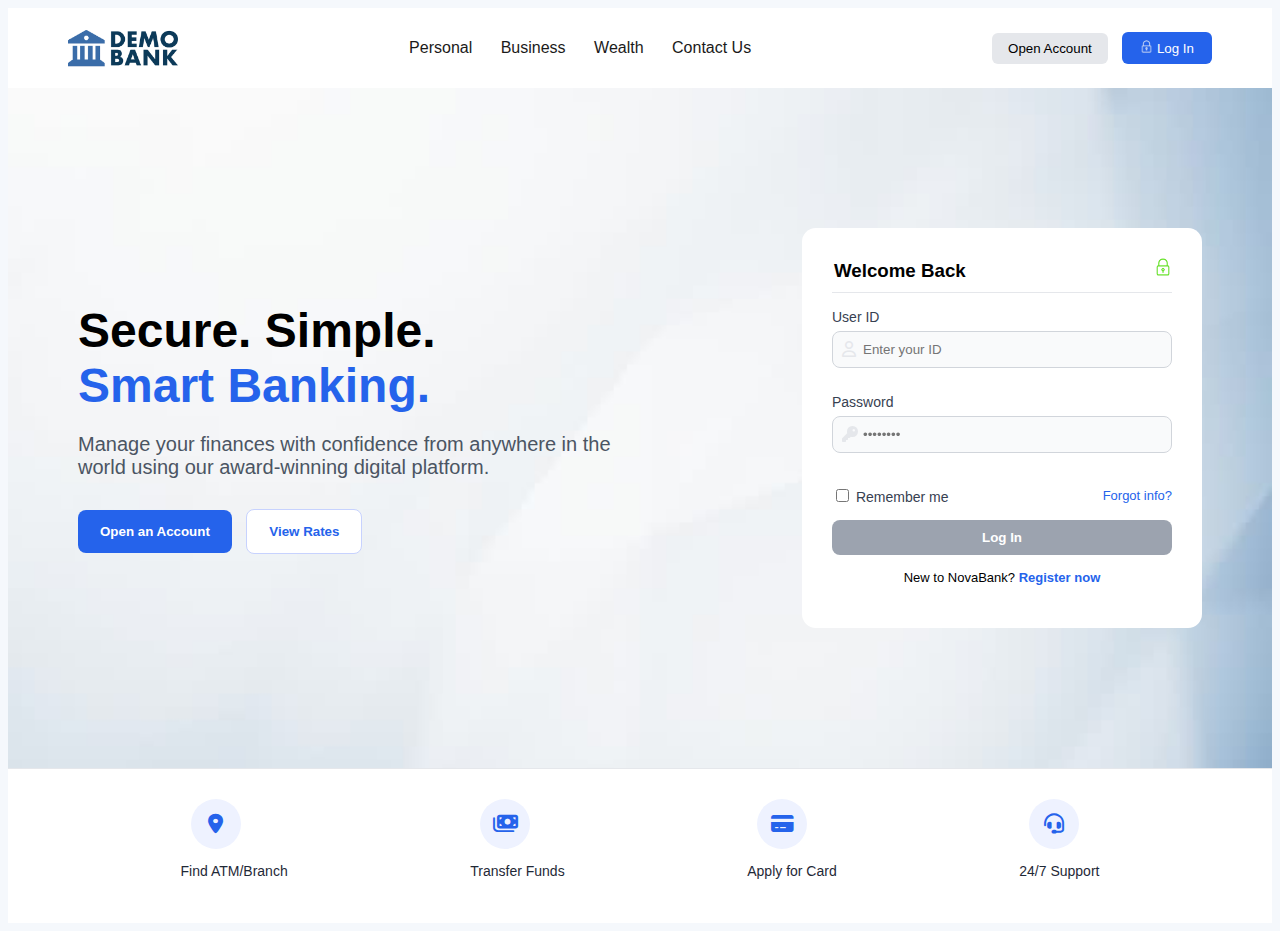
<file: index.html>
<!DOCTYPE html>
<html lang="en">
<head>
    <meta charset="UTF-8">
    <meta name="viewport" content="width=device-width, initial-scale=1.0">
    <title>NovaBank</title>
    <link rel="stylesheet" href="bank.css">
    <link rel="stylesheet" href="https://cdnjs.cloudflare.com/ajax/libs/font-awesome/6.5.1/css/all.min.css">
</head>
<body>
    <div class="navigation-bar">
        <img src="images/bank.png" alt="NovaBank Logo">

        <nav id="navigation">
            <a href="#">Personal</a>
            <a href="#">Business</a>
            <a href="#">Wealth</a>
            <a href="#">Contact Us</a>
        </nav>

        <div class="nav-buttons">
            <button id="b1">Open Account</button>
            <button id="b2"><img src="images/padlock2.png" alt="">  Log In</button>
        </div>
    </div>
    <div class="main">
        <div class="tagline">
            <p class="t1">Secure. Simple.</p>
            <p class="t2">Smart Banking.</p>
            <p class="t3">Manage your finances with confidence from anywhere in the world using our award-winning digital platform.</p>

            <div class="main-buttons">
                <button class="open-account">Open an Account</button>
                <button class="view-rates">View Rates</button>
            </div>
        </div>

        <div class="form-container">
            <form id="loginform">
                <div class="form-header">
                    <h3>Welcome Back</h3><img src="images/padlock1.png" alt="">
                </div>
                <hr>

                <label for="userid">User ID</label>
                <div class="input-container">
                    <i class="fa-regular fa-user"></i>
                    <input type="text" name="userid" id="userid" placeholder="Enter your ID" >
                </div>
                <small id="userError" class="error-msg"></small>

                <label for="password">Password</label>
                <div class="input-container">
                    <i class="fa-solid fa-key"></i>
                    <input type="password" name="password" id="password" placeholder="••••••••">
                </div>
                <small id="passError" class="error-msg"></small>
                <div class="strength-wrapper">
                    <div class="strength-bar" id="strengthBar"></div>
                    <small id="strengthText"></small>
                </div>


                <div class="form-options">
                    <label>
                        <input type="checkbox"> Remember me
                    </label>
                    <a href="#">Forgot info?</a>
                </div>

                <input type="submit" id="loginBtn" value="Log In" disabled>

                <p class="register">
                    New to NovaBank? <a href="#">Register now</a>
                </p>
            </form>
        </div>

    </div>
    <div class="footer">
        <div class="feature-box">
            <a href="#" class="feature-icon"><i class="fa-solid fa-location-dot" style="color: #2563eb;"></i></a>
            <p>Find ATM/Branch</p>
        </div>

        <div class="feature-box">
            <a href="#" class="feature-icon"><i class="fa-solid fa-money-bills" style="color: #2563eb;"></i></a>
            <p>Transfer Funds</p>
        </div>

        <div class="feature-box">
            <a href="#" class="feature-icon"><i class="fa-solid fa-credit-card" style="color: #2563eb;"></i></a>
            <p>Apply for Card</p>
        </div>

        <div class="feature-box">
            <a href="#" class="feature-icon"><i class="fa-solid fa-headset" style="color: #2563eb;"></i></a>
            <p>24/7 Support</p>
        </div>
    </div>
    <script src="bank.js"></script>
</body>
</html>
</file>
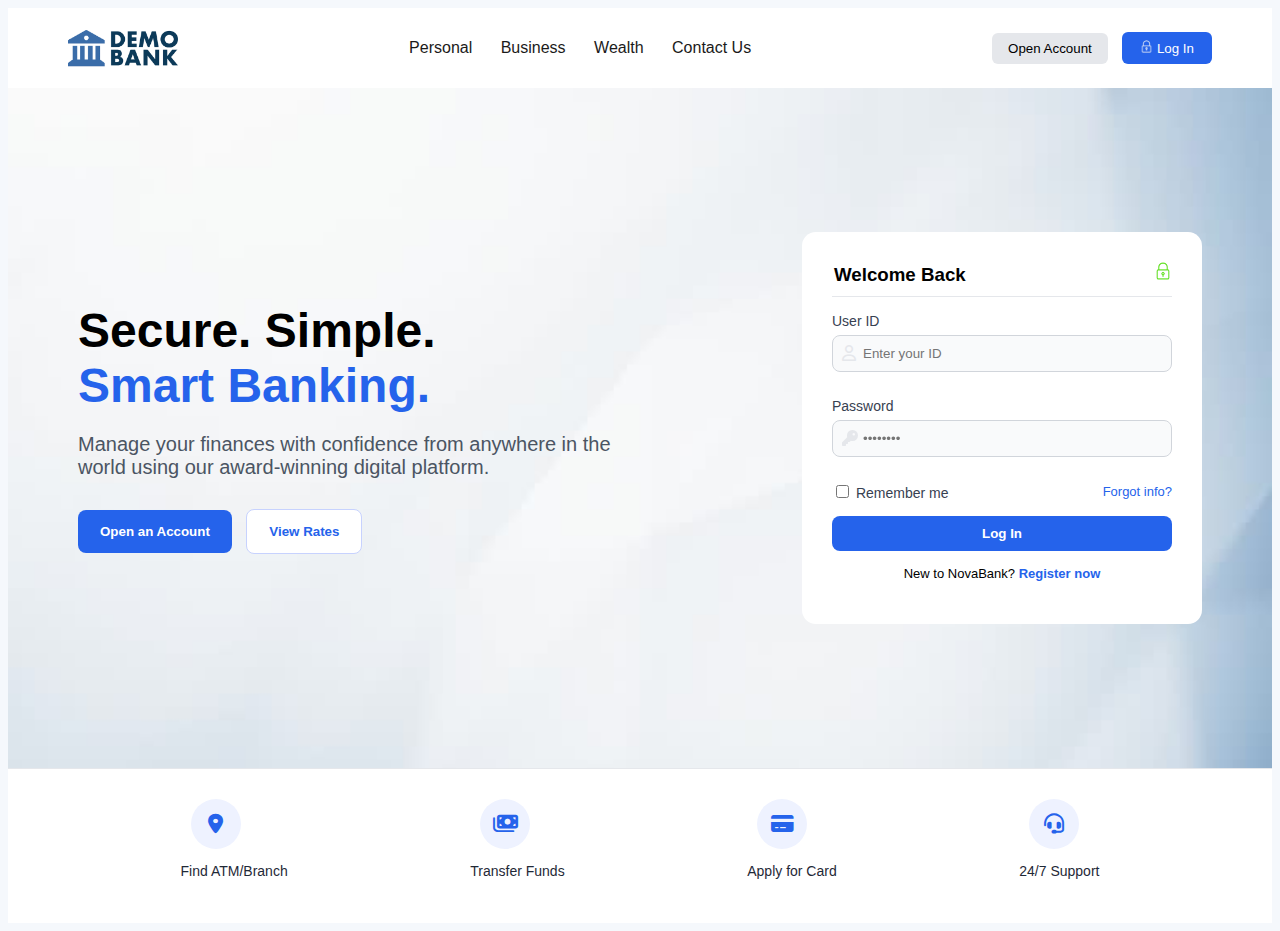
<file: bank.html>
<!DOCTYPE html>
<html lang="en">
<head>
    <meta charset="UTF-8">
    <meta name="viewport" content="width=device-width, initial-scale=1.0">
    <title>NovaBank</title>
    <link rel="stylesheet" href="bank.css">
    <link rel="stylesheet" href="https://cdnjs.cloudflare.com/ajax/libs/font-awesome/6.5.1/css/all.min.css">
</head>
<body>
    <div class="navigation-bar">
        <img src="images/bank.png" alt="NovaBank Logo">

        <nav id="navigation">
            <a href="#">Personal</a>
            <a href="#">Business</a>
            <a href="#">Wealth</a>
            <a href="#">Contact Us</a>
        </nav>

        <div class="nav-buttons">
            <button id="b1">Open Account</button>
            <button id="b2"><img src="images/padlock2.png" alt="">  Log In</button>
        </div>
    </div>
    <div class="main">
        <div class="tagline">
            <p class="t1">Secure. Simple.</p>
            <p class="t2">Smart Banking.</p>
            <p class="t3">Manage your finances with confidence from anywhere in the world using our award-winning digital platform.</p>

            <div class="main-buttons">
                <button class="open-account">Open an Account</button>
                <button class="view-rates">View Rates</button>
            </div>
        </div>

        <div class="form-container">
            <form action="#" method="post">
                <div class="form-header">
                    <h3>Welcome Back</h3><img src="images/padlock1.png" alt="">
                </div>
                <hr>

                <label for="userid">User ID</label>
                <div class="input-container">
                    <i class="fa-regular fa-user"></i>
                    <input type="text" name="userid" id="userid" placeholder="Enter your ID" >
                </div>

                <label for="password">Password</label>
                <div class="input-container">
                    <i class="fa-solid fa-key"></i>
                    <input type="password" name="password" id="password" placeholder="••••••••">
                </div>
                

                <div class="form-options">
                    <label>
                        <input type="checkbox"> Remember me
                    </label>
                    <a href="#">Forgot info?</a>
                </div>

                <input type="submit" value="Log In">

                <p class="register">
                    New to NovaBank? <a href="#">Register now</a>
                </p>
            </form>
        </div>

    </div>
    <div class="footer">
        <div class="feature-box">
            <a href="#" class="feature-icon"><i class="fa-solid fa-location-dot" style="color: #2563eb;"></i></a>
            <p>Find ATM/Branch</p>
        </div>

        <div class="feature-box">
            <a href="#" class="feature-icon"><i class="fa-solid fa-money-bills" style="color: #2563eb;"></i></a>
            <p>Transfer Funds</p>
        </div>

        <div class="feature-box">
            <a href="#" class="feature-icon"><i class="fa-solid fa-credit-card" style="color: #2563eb;"></i></a>
            <p>Apply for Card</p>
        </div>

        <div class="feature-box">
            <a href="#" class="feature-icon"><i class="fa-solid fa-headset" style="color: #2563eb;"></i></a>
            <p>24/7 Support</p>
        </div>
    </div>

</body>
</html>
</file>
<file: bank.css>
body {
    font-family: Arial, sans-serif;
    background: #f5f8fc;
}

.navigation-bar {
    display: flex;
    justify-content: space-between;
    align-items: center;
    padding: 20px 60px;
    background: white;
    position: sticky;
    top:0;
}

.navigation-bar img {
    height: 40px;
}

#navigation a {
    margin: 12px;
    text-decoration: none;
    color: #1b1a1a;
    font-weight: 500;
}

.nav-buttons button {
    margin-left: 10px;
}

#b1 {
    background: #e5e7eb;
    border: none;
    padding: 8px 16px;
    border-radius: 6px;
    cursor: pointer;
}

#b2 {
    background: #2563eb;
    border: none;
    color: white;
    padding: 8px 18px;
    border-radius: 6px;
    cursor: pointer;
}

#b2 img{
    height: 13px;
}
.main {
    display: flex;
    justify-content: space-between;
    align-items: center;
    padding: 90px 70px;
    background-image: url(images/background.jpg);
    background-size: cover;
    min-height: 500px;
}

.tagline {
    max-width: 540px;
}

.t1 {
    font-size: 48px;
    font-weight: bold;
    margin: 0;
}

.t2 {
    font-size: 48px;
    font-weight: bold;
    color: #2563eb;
    margin: 0;
}

.t3 {
    margin-top: 20px;
    font-size: 20px;
    color: #4b5563;
}

.main-buttons {
    margin-top: 30px;
}

.open-account {
    background: #2563eb;
    color: white;
    border: none;
    padding: 14px 22px;
    border-radius: 8px;
    font-weight: bold;
    cursor: pointer;
    margin-right: 10px;
}

.view-rates {
    background: white;
    color: #2563eb;
    border: 1px solid #c7d2fe;
    padding: 14px 22px;
    border-radius: 8px;
    font-weight: bold;
    cursor: pointer;
}

.form-container {
    width: 340px;
    background: white;
    padding: 30px;
    border-radius: 14px;
}

.form-header{
    display: flex;
    justify-content: space-between;
}
.form-header h3 {
    margin: 2px;
}

.form-container hr {
    border: none;
    border-top: 1px solid #e5e7eb;
    margin-bottom: 15px;
}

.form-header img{
    height: 18px;
}

label {
    font-size: 14px;
    color: #374151;
}

input[type="text"], input[type="password"] {
    width: 100%;
    padding: 10px 30px;
    margin-top: 5px;
    margin-bottom: 15px;
    border-radius: 8px;
    border: 1px solid #d1d5db;
    background: #f9fafb;
}

.form-options {
    display: flex;
    justify-content: space-between;
    align-items: center;
    font-size: 13px;
    margin-bottom: 15px;
}

.form-options a {
    color: #2563eb;
    text-decoration: none;
}

input[type="submit"] {
    width: 100%;
    padding: 10px;
    background: #2563eb;
    border: none;
    color: white;
    cursor: pointer;
    border-radius: 8px;
    font-weight: bold;
}

input[type="submit"]:hover {
    background: #1d4ed8;
}

input[type="submit"]:disabled {
    background: #9ca3af;
    cursor: not-allowed;
}

.register {
    text-align: center;
    font-size: 13px;
    margin-top: 15px;
}

.register a {
    color: #2563eb;
    text-decoration: none;
    font-weight: bold;
}

.footer {
    display: flex;
    justify-content: space-evenly;
    background: white;
    border-top: 1px solid #e5e7eb;
}

.feature-box {
    text-align: center;
    padding: 30px 10px;
}

.feature-icon {
    width: 50px;
    height: 50px;
    background: #eef2ff;
    margin: auto 10px;
    border-radius: 50%;
    display: flex;
    align-items: center;
    justify-content: center;
    font-size: 20px;
    text-decoration: none;
}

.feature-box p {
    font-size: 14px;
    font-weight: 500;
    color: #1f2937;
}

.input-container{
    position: relative;
    display: flex;
    width: 100%;
    margin-bottom: 10px;
}

.input-container i{
    position: absolute;
    left: 10px;
    text-align: center;
    margin-top: 15px;
    color: #e5e7eb;
}

.error-msg {
    display: block;
    margin-top: 4px;
    margin-bottom: 6px;
    font-size: 12px;
    color: #dc2626;
}


.strength-wrapper {
    margin-top: 6px;
}

#strengthText {
    display: block;
    margin-top: 4px;
    font-size: 12px;
    color: #6b7280;
}

.strength-bar {
    height: 4px;
    width: 0%;
    background: #e5e7eb;
    border-radius: 4px;
    transition: width 0.3s ease;
}

.weak {
    width: 33%;
    background-color: #dc2626;
}

.medium {
    width: 66%;
    background-color: #f59e0b;
}

.strong {
    width: 100%;
    background-color: #16a34a;
}
</file>
